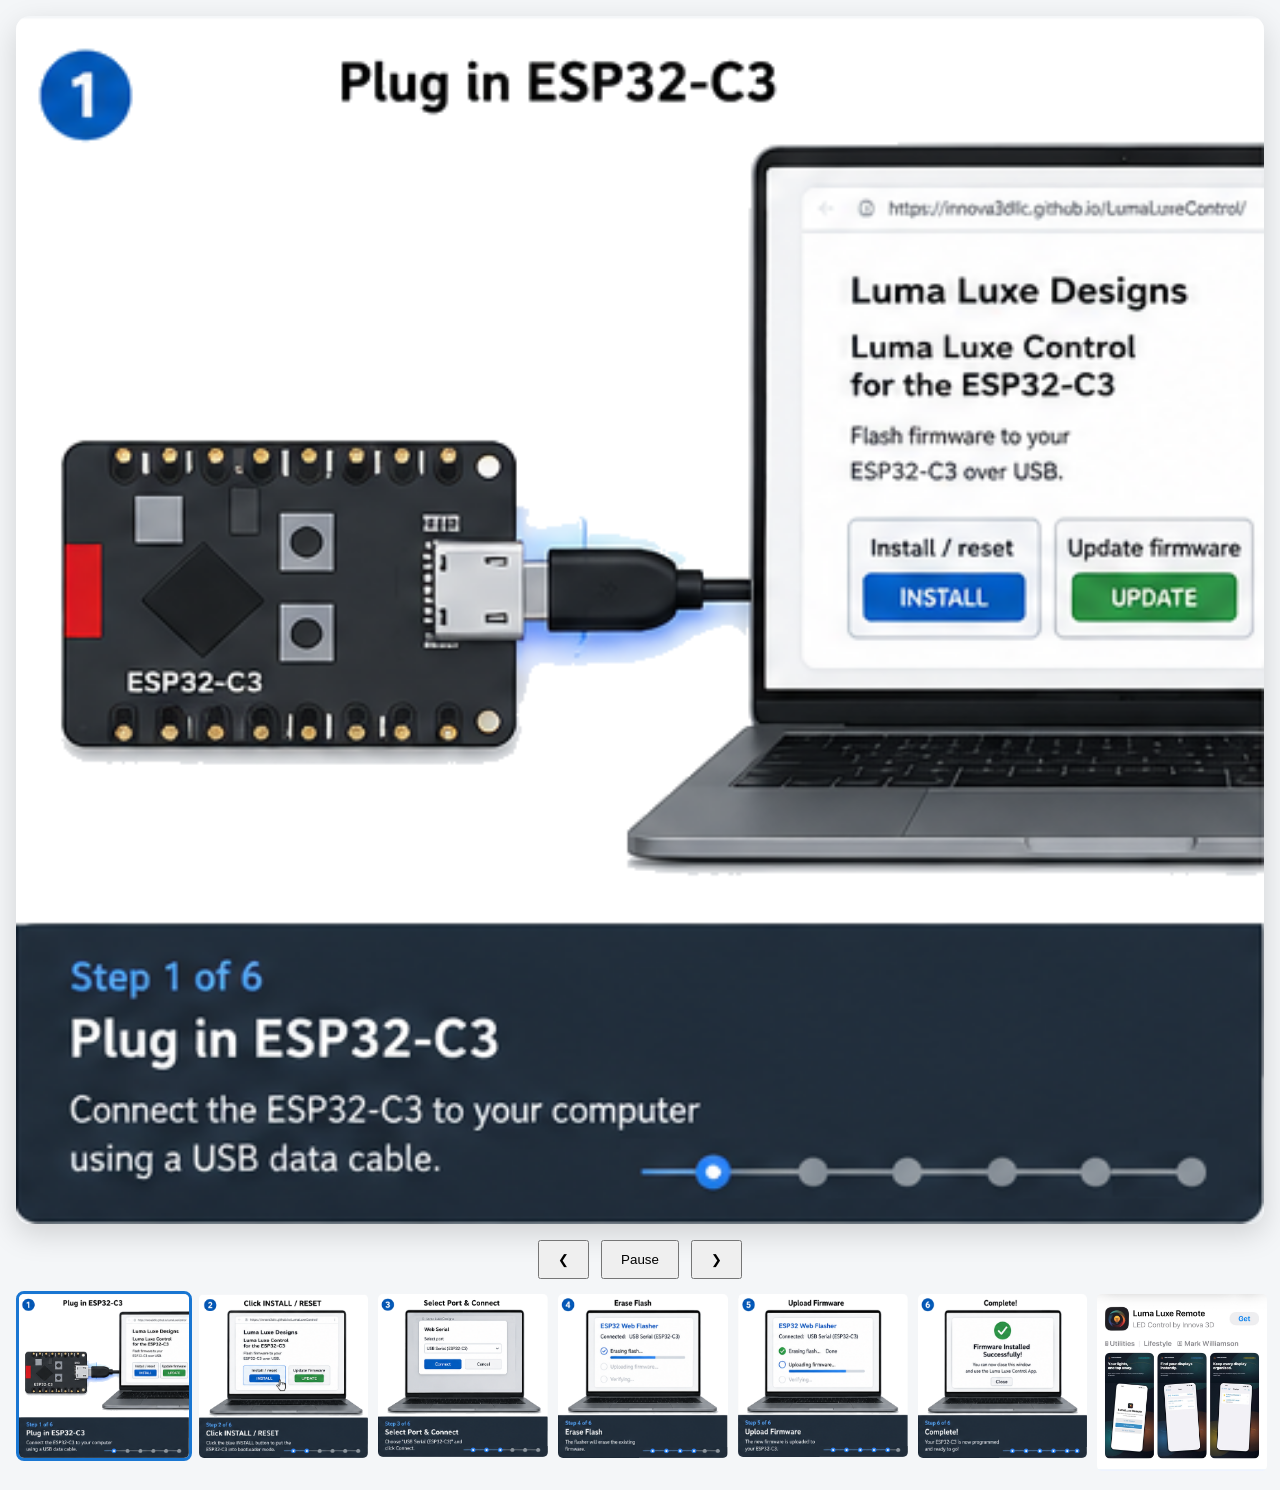
<file: docs/infographic/index.html>
<!doctype html>
<html>
<head>
<meta charset="utf-8">
<meta name="viewport" content="width=device-width,initial-scale=1">
<title>Luma Luxe Web Flasher</title>
<link rel="stylesheet" href="styles.css">
</head>
<body>
<div class="container">
  <div class="viewer">
    <img id="slide" src="assets/slide1.png" alt="Step 1">
  </div>

  <div class="controls">
    <button id="prev">❮</button>
    <button id="play">Pause</button>
    <button id="next">❯</button>
  </div>

  <div id="thumbs" class="thumbs"></div>


</div>
<script src="script.js"></script>
</body>
</html>
</file>
<file: docs/infographic/styles.css>
body{margin:0;background:#f4f6f8;font-family:Arial,sans-serif}
.container{max-width:1400px;margin:auto;padding:16px}
.viewer img{width:100%;border-radius:14px;box-shadow:0 10px 30px rgba(0,0,0,.15)}
.controls{text-align:center;margin:12px 0}
.controls button{padding:10px 18px;margin:0 4px}
.thumbs{display:grid;grid-template-columns:repeat(auto-fit,minmax(100px,1fr));gap:10px}
.thumbs img{width:100%;cursor:pointer;border-radius:8px;border:3px solid transparent}
.thumbs img.active{border-color:#1976d2}
.footer{
margin-top:14px;
background:#081b2d;
padding:18px;
display:grid;
grid-template-columns:220px 1fr 220px;
align-items:center;
gap:20px;
border-radius:12px;
}
.logo{
max-width:220px;
max-height:60px;
width:auto;
height:auto;
justify-self:center;
}
.centerlink{
text-align:center;
color:#4ea3ff;
font-size:1.2rem;
text-decoration:none;
font-weight:bold;
}
@media(max-width:800px){
	.footer{grid-template-columns:1fr;text-align:center}
	.thumbs{grid-template-columns:repeat(auto-fit,minmax(80px,1fr))}
}
</file>
